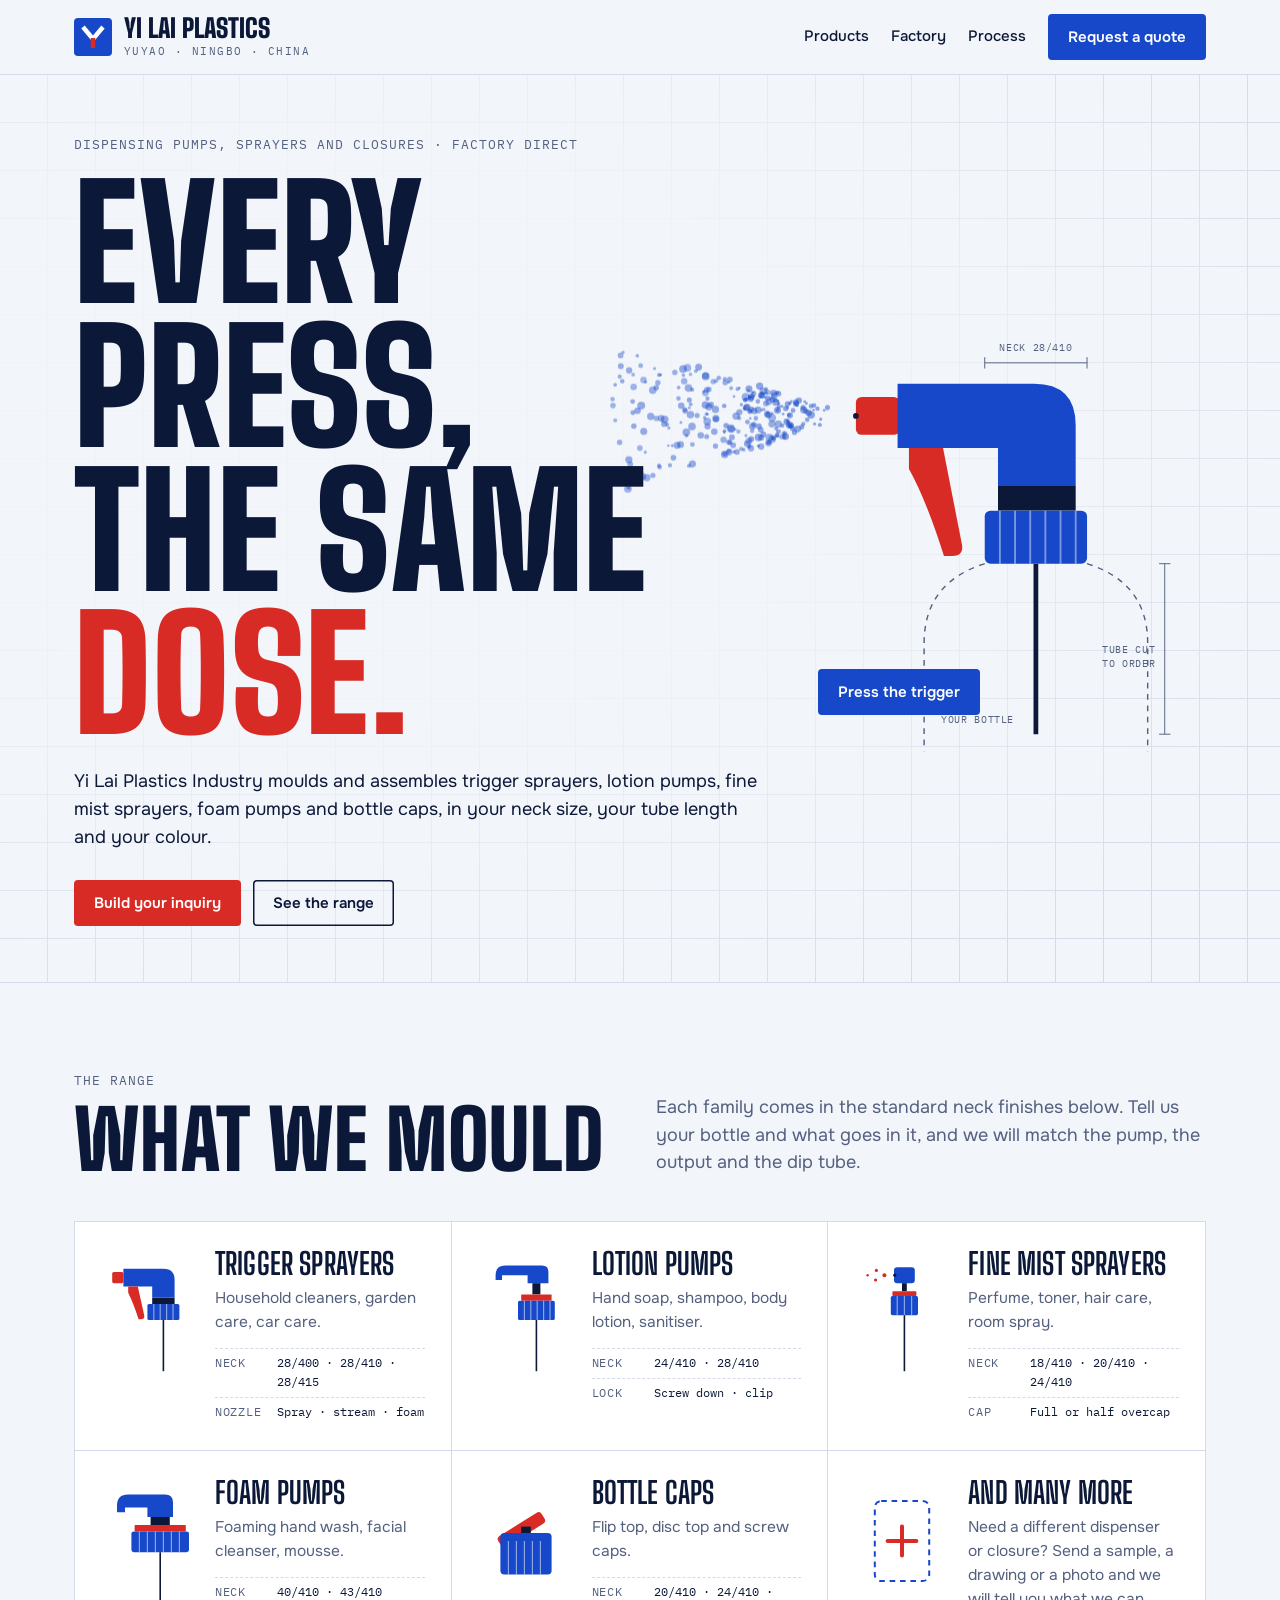
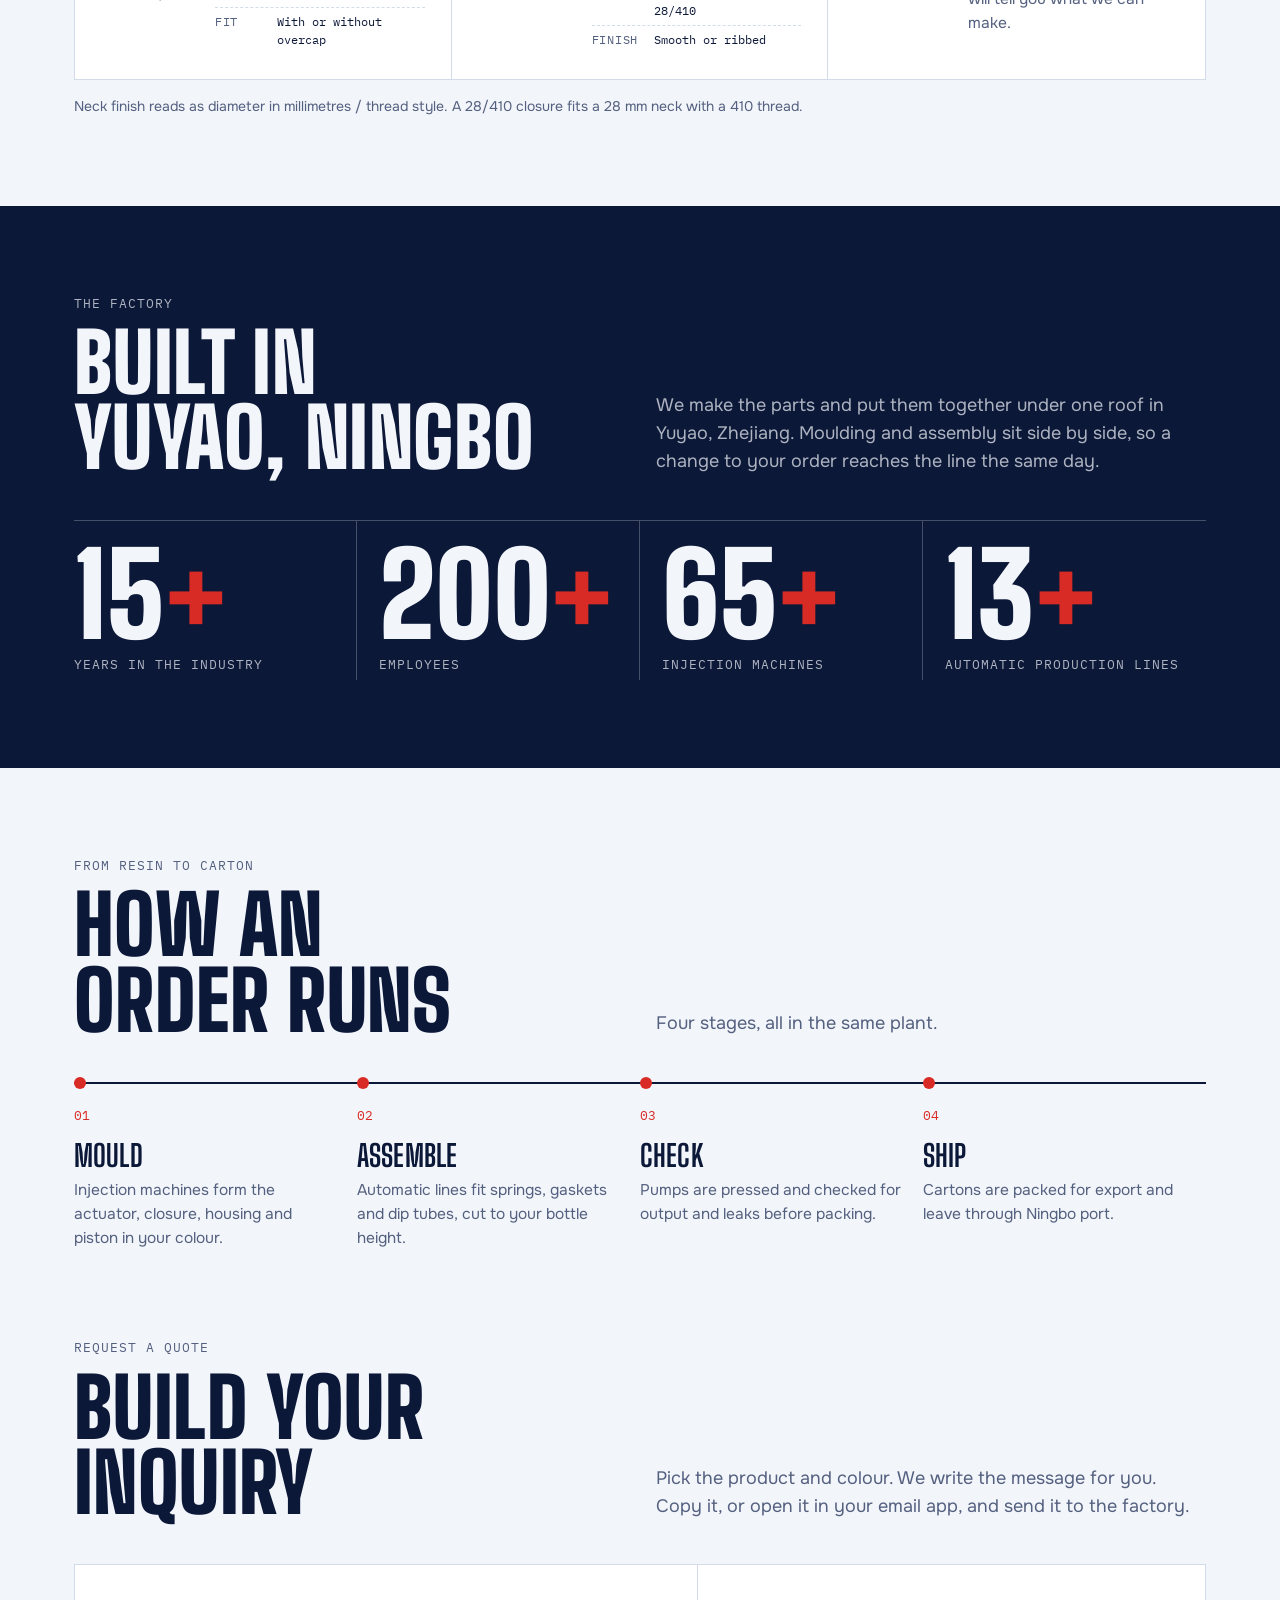
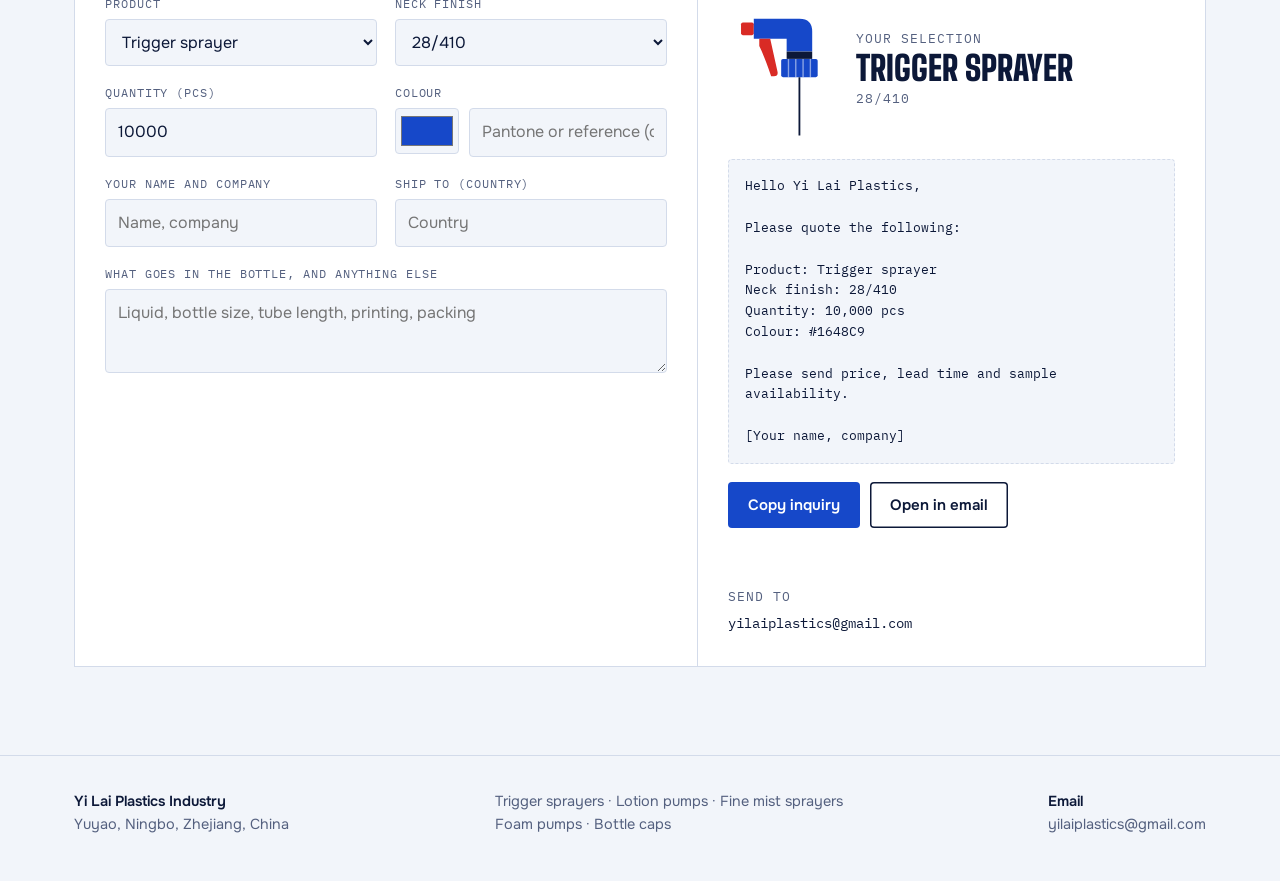
<file: public/assets/aistudio/Yi_Lai_Plastics_Website_12202c18.html>
<!DOCTYPE html>
<html lang="en">
<head>
<meta charset="utf-8">
<meta name="viewport" content="width=device-width, initial-scale=1">
<title>Yi Lai Plastics Website</title>
<meta name="description" content="Yi Lai Plastics Industry manufactures trigger sprayers, lotion pumps, fine mist sprayers, foam pumps and bottle caps in Yuyao, Ningbo, China.">
<link rel="preconnect" href="https://fonts.googleapis.com">
<link rel="preconnect" href="https://fonts.gstatic.com" crossorigin>
<link href="https://fonts.googleapis.com/css2?family=Big+Shoulders+Display:wght@700;900&family=IBM+Plex+Mono:wght@400;500&family=Onest:wght@400;500;600&display=swap" rel="stylesheet">
<style>
/* Layout idea: an engineering drawing sheet. Faint grid, dimension callouts, mono spec labels,
   one loud moment: a sprayer in the hero that really sprays across the headline. */
:root{
  --bg:#F2F5FA; --surface:#FFFFFF; --ink:#0C1838; --muted:#54607F;
  --blue:#1648C9; --red:#D92B25; --line:#D3DBEA; --mist:#1648C9;
  --display:"Big Shoulders Display","Arial Narrow",Impact,sans-serif;
  --body:"Onest","Segoe UI",Helvetica,Arial,sans-serif;
  --mono:"IBM Plex Mono",ui-monospace,Menlo,Consolas,monospace;
  --wrap:1180px;
}
@media (prefers-color-scheme: dark){
  :root:not([data-theme="light"]){
    --bg:#0A1124; --surface:#111A35; --ink:#EAF0FF; --muted:#9AA8CC;
    --blue:#6490FF; --red:#FF5E52; --line:#27335A; --mist:#9DBBFF;
    color-scheme:dark;
  }
}
:root[data-theme="dark"]{
  --bg:#0A1124; --surface:#111A35; --ink:#EAF0FF; --muted:#9AA8CC;
  --blue:#6490FF; --red:#FF5E52; --line:#27335A; --mist:#9DBBFF;
  color-scheme:dark;
}
*{box-sizing:border-box}
html{scroll-behavior:smooth}
body{margin:0;background:var(--bg);color:var(--ink);font-family:var(--body);font-size:17px;line-height:1.55;-webkit-font-smoothing:antialiased}
a{color:inherit}
img,svg{max-width:100%}
:focus-visible{outline:3px solid var(--red);outline-offset:3px}
.wrap{max-width:var(--wrap);margin:0 auto;padding:0 24px}
.mono{font-family:var(--mono);font-size:12.5px;letter-spacing:.08em;text-transform:uppercase;color:var(--muted)}
h1,h2,h3{font-family:var(--display);text-transform:uppercase;line-height:.92;margin:0;text-wrap:balance;letter-spacing:.005em}
h2{font-size:clamp(44px,6.4vw,84px);font-weight:900}
h3{font-size:30px;font-weight:700;line-height:1}
p{margin:0}
.lede{max-width:58ch;color:var(--muted);font-size:18px}

/* header */
header.top{border-bottom:1px solid var(--line);background:var(--bg)}
.top .wrap{display:flex;align-items:center;justify-content:space-between;gap:20px;flex-wrap:wrap;padding-top:14px;padding-bottom:14px}
.brand{display:flex;align-items:center;gap:12px;text-decoration:none}
.brand .mark{width:38px;height:38px;flex:none}
.brand b{font-family:var(--display);font-weight:900;font-size:26px;text-transform:uppercase;line-height:1;display:block}
.brand small{font-family:var(--mono);font-size:10.5px;letter-spacing:.14em;text-transform:uppercase;color:var(--muted);display:block;margin-top:2px}
nav{display:flex;gap:22px;align-items:center;flex-wrap:wrap}
nav a{text-decoration:none;font-weight:500;font-size:15px}
nav a:hover{color:var(--blue)}
.btn{display:inline-flex;align-items:center;gap:10px;background:var(--blue);color:#fff;border:0;border-radius:4px;padding:13px 20px;font:600 15px var(--body);text-decoration:none;cursor:pointer;transition:transform .12s ease,background .12s ease}
:root[data-theme="dark"] .btn{color:#0A1124}
@media (prefers-color-scheme: dark){:root:not([data-theme="light"]) .btn{color:#0A1124}}
.btn:hover{transform:translateY(-1px)}
.btn:active{transform:translateY(1px)}
.btn.red{background:var(--red)}
.btn.ghost{background:transparent;color:var(--ink);box-shadow:inset 0 0 0 1.5px var(--ink)}
:root[data-theme="dark"] .btn.ghost{color:var(--ink)}
@media (prefers-color-scheme: dark){:root:not([data-theme="light"]) .btn.ghost{color:var(--ink)}}

/* hero */
.hero{position:relative;overflow:hidden;border-bottom:1px solid var(--line);
  background-image:linear-gradient(var(--line) 1px,transparent 1px),linear-gradient(90deg,var(--line) 1px,transparent 1px);
  background-size:48px 48px;background-position:-1px -1px}
.hero::before{content:"";position:absolute;inset:0;background:radial-gradient(ellipse at 30% 40%,var(--bg) 0%,var(--bg) 35%,transparent 85%);opacity:.92}
#mist{position:absolute;inset:0;width:100%;height:100%;pointer-events:none}
.hero .wrap{position:relative;display:grid;grid-template-columns:minmax(0,1.25fr) minmax(0,.75fr);gap:24px;align-items:center;padding-top:56px;padding-bottom:56px}
h1{font-size:clamp(68px,12.2vw,176px);font-weight:900;margin:14px 0 22px}
h1 em{font-style:normal;color:var(--red)}
.hero .lede{color:var(--ink)}
.hero-actions{display:flex;gap:12px;flex-wrap:wrap;margin-top:28px}
.rig{position:relative;justify-self:center;width:min(100%,360px)}
.rig svg{display:block;width:100%;height:auto;cursor:pointer;overflow:visible}
#trigger{transition:transform .13s cubic-bezier(.3,.9,.4,1);transform-origin:110px 150px}
#trigger.pull{transform:rotate(-14deg)}
.rig .press{position:absolute;left:0;bottom:8%;}
.dim{font-family:var(--mono);font-size:11px;fill:var(--muted);letter-spacing:.06em}
.dimline{stroke:var(--muted);stroke-width:1;fill:none}

/* sections */
section{padding:88px 0}
.head{display:grid;grid-template-columns:minmax(0,1fr) minmax(0,1fr);gap:32px;align-items:end;margin-bottom:44px}
.head .mono{display:block;margin-bottom:12px}

/* products */
.grid{display:grid;grid-template-columns:repeat(3,minmax(0,1fr));border:1px solid var(--line);background:var(--surface)}
.card{padding:26px 26px 24px;border-right:1px solid var(--line);border-bottom:1px solid var(--line);display:grid;grid-template-columns:96px minmax(0,1fr);gap:18px;align-content:start;--part:var(--blue);--part2:var(--red);transition:background .15s ease}
.card:nth-child(3n){border-right:0}
.card:nth-last-child(-n+3){border-bottom:0}
.card:hover{background:color-mix(in srgb,var(--blue) 6%,var(--surface))}
.card svg{width:96px;height:128px}
.card p{color:var(--muted);font-size:15.5px;margin-top:8px}
.spec{list-style:none;margin:14px 0 0;padding:0;font-family:var(--mono);font-size:12px;color:var(--ink)}
.spec li{display:flex;gap:10px;padding:5px 0;border-top:1px dashed var(--line)}
.spec span:first-child{color:var(--muted);flex:0 0 52px;text-transform:uppercase;letter-spacing:.06em}
.note{margin-top:16px;font-size:14px;color:var(--muted)}

/* factory */
.factory{background:var(--ink);color:var(--bg)}
.factory .mono,.factory .lede{color:color-mix(in srgb,var(--bg) 70%,var(--ink))}
.plate{display:grid;grid-template-columns:repeat(4,minmax(0,1fr));border-top:1px solid color-mix(in srgb,var(--bg) 25%,var(--ink))}
.plate div{padding:26px 22px 6px 0;border-right:1px solid color-mix(in srgb,var(--bg) 25%,var(--ink));padding-left:22px}
.plate div:first-child{padding-left:0}
.plate div:last-child{border-right:0}
.plate b{font-family:var(--display);font-weight:900;font-size:clamp(64px,9vw,128px);line-height:.85;display:block;font-variant-numeric:tabular-nums}
.plate b i{font-style:normal;color:var(--red)}
.plate span{font-family:var(--mono);font-size:12.5px;letter-spacing:.08em;text-transform:uppercase;display:block;margin-top:10px;color:color-mix(in srgb,var(--bg) 70%,var(--ink))}

/* process */
.steps{display:grid;grid-template-columns:repeat(4,minmax(0,1fr));gap:0;counter-reset:s;border-top:2px solid var(--ink)}
.steps li{list-style:none;padding:22px 22px 0 0;position:relative}
.steps{margin:0;padding:0}
.steps li::before{counter-increment:s;content:"0" counter(s);font-family:var(--mono);font-size:13px;color:var(--red);display:block;margin-bottom:14px}
.steps li::after{content:"";position:absolute;top:-7px;left:0;width:12px;height:12px;border-radius:50%;background:var(--red)}
.steps p{color:var(--muted);font-size:15.5px;margin-top:8px;max-width:30ch}

/* inquiry */
.inq{display:grid;grid-template-columns:minmax(0,1.1fr) minmax(0,.9fr);gap:0;border:1px solid var(--line);background:var(--surface)}
form{padding:30px;display:grid;grid-template-columns:1fr 1fr;gap:18px;align-content:start}
.f{display:grid;gap:6px}
.f.full{grid-column:1/-1}
label{font-family:var(--mono);font-size:11.5px;letter-spacing:.08em;text-transform:uppercase;color:var(--muted)}
input,select,textarea{font:inherit;font-size:16px;color:var(--ink);background:var(--bg);border:1px solid var(--line);border-radius:4px;padding:11px 12px;width:100%}
textarea{min-height:84px;resize:vertical}
input[type=color]{padding:3px;height:46px;cursor:pointer}
.colorrow{display:grid;grid-template-columns:64px 1fr;gap:10px}
.out{border-left:1px solid var(--line);padding:30px;display:grid;gap:18px;align-content:start}
.preview{display:grid;grid-template-columns:110px minmax(0,1fr);gap:18px;align-items:center;--part:var(--blue);--part2:var(--red)}
.preview svg{width:110px;height:146px}
.preview b{font-family:var(--display);font-size:34px;font-weight:900;text-transform:uppercase;line-height:1;display:block}
#msg{font-family:var(--mono);font-size:13px;line-height:1.6;white-space:pre-wrap;overflow-wrap:anywhere;background:var(--bg);border:1px dashed var(--line);border-radius:4px;padding:16px;margin:0;color:var(--ink)}
.out-actions{display:flex;gap:10px;flex-wrap:wrap}
#status{font-size:14px;color:var(--muted);min-height:1.4em}
.mail{font-family:var(--mono);font-size:14px}

footer{border-top:1px solid var(--line);padding:34px 0 46px}
footer .wrap{display:flex;justify-content:space-between;gap:24px;flex-wrap:wrap;font-size:14.5px;color:var(--muted)}
footer b{color:var(--ink);font-weight:600}

@media (max-width:900px){
  .hero .wrap{grid-template-columns:1fr}
  .rig{width:min(70%,280px)}
  .head{grid-template-columns:1fr;gap:16px}
  .grid{grid-template-columns:1fr 1fr}
  .card:nth-child(3n){border-right:1px solid var(--line)}
  .card:nth-child(2n){border-right:0}
  .card:nth-last-child(-n+3){border-bottom:1px solid var(--line)}
  .card:nth-last-child(-n+2){border-bottom:0}
  .plate{grid-template-columns:1fr 1fr}
  .plate div:nth-child(2){border-right:0}
  .plate div:nth-child(3){padding-left:0}
  .steps{grid-template-columns:1fr 1fr;row-gap:28px}
  .inq{grid-template-columns:1fr}
  .out{border-left:0;border-top:1px solid var(--line)}
}
@media (max-width:560px){
  section{padding:60px 0}
  .wrap{padding:0 18px}
  nav a:not(.btn){display:none}
  .grid{grid-template-columns:1fr}
  .card,.card:nth-child(n){border-right:0;border-bottom:1px solid var(--line)}
  .card:last-child{border-bottom:0}
  form{grid-template-columns:1fr;padding:20px}
  .out{padding:20px}
  .steps{grid-template-columns:1fr}
}
@media (prefers-reduced-motion:reduce){
  html{scroll-behavior:auto}
  #trigger,.btn{transition:none}
}
</style>
</head>
<body>

<!-- product drawings, reused in the cards and the inquiry preview -->
<svg width="0" height="0" style="position:absolute" aria-hidden="true">
  <symbol id="p-trigger" viewBox="0 0 120 160">
    <rect x="14" y="30" width="14" height="14" rx="2" fill="var(--part2)"/>
    <path d="M28 26H78Q92 26 92 40V62H64V48H28Z" fill="var(--part)"/>
    <path d="M34 48H46L54 84Q55 89 50 89H47Q40 68 34 56Z" fill="var(--part2)"/>
    <rect x="64" y="62" width="28" height="8" fill="var(--ink)"/>
    <rect x="58" y="70" width="40" height="20" rx="2" fill="var(--part)"/>
    <path d="M66 70V90M74 70V90M82 70V90M90 70V90" stroke="var(--surface)" stroke-width="1.5" opacity=".5"/>
    <line x1="78" y1="90" x2="78" y2="154" stroke="var(--ink)" stroke-width="2"/>
  </symbol>
  <symbol id="p-lotion" viewBox="0 0 120 160">
    <path d="M22 34Q22 22 34 22H80Q88 22 88 30V44H62V34H30V40H22Z" fill="var(--part)"/>
    <rect x="68" y="44" width="10" height="14" fill="var(--ink)"/>
    <rect x="54" y="58" width="38" height="8" rx="1" fill="var(--part2)"/>
    <rect x="50" y="66" width="46" height="24" rx="2" fill="var(--part)"/>
    <path d="M58 66V90M66 66V90M74 66V90M82 66V90M90 66V90" stroke="var(--surface)" stroke-width="1.5" opacity=".5"/>
    <line x1="73" y1="90" x2="73" y2="154" stroke="var(--ink)" stroke-width="2"/>
  </symbol>
  <symbol id="p-mist" viewBox="0 0 120 160">
    <circle cx="38" cy="34" r="2.5" fill="var(--part2)"/><circle cx="28" cy="28" r="2" fill="var(--part2)"/><circle cx="27" cy="40" r="2" fill="var(--part2)"/><circle cx="17" cy="34" r="1.5" fill="var(--part2)"/>
    <rect x="50" y="24" width="26" height="20" rx="4" fill="var(--part)"/>
    <circle cx="51" cy="34" r="2" fill="var(--ink)"/>
    <rect x="60" y="44" width="6" height="10" fill="var(--ink)"/>
    <rect x="48" y="54" width="30" height="6" rx="1" fill="var(--part2)"/>
    <rect x="46" y="60" width="34" height="24" rx="2" fill="var(--part)"/>
    <path d="M54 60V84M63 60V84M72 60V84" stroke="var(--surface)" stroke-width="1.5" opacity=".5"/>
    <line x1="63" y1="84" x2="63" y2="154" stroke="var(--ink)" stroke-width="2"/>
  </symbol>
  <symbol id="p-foam" viewBox="0 0 120 160">
    <path d="M20 36Q20 22 34 22H80Q90 22 90 32V50H58V38H30V44H20Z" fill="var(--part)"/>
    <rect x="62" y="50" width="24" height="10" fill="var(--ink)"/>
    <rect x="42" y="60" width="64" height="8" rx="1" fill="var(--part2)"/>
    <rect x="38" y="68" width="72" height="26" rx="3" fill="var(--part)"/>
    <path d="M48 68V94M58 68V94M68 68V94M78 68V94M88 68V94M98 68V94" stroke="var(--surface)" stroke-width="1.5" opacity=".5"/>
    <line x1="74" y1="94" x2="74" y2="154" stroke="var(--ink)" stroke-width="2"/>
  </symbol>
  <symbol id="p-cap" viewBox="0 0 120 160">
    <rect x="28" y="38" width="64" height="16" rx="5" fill="var(--part2)" transform="rotate(-32 92 66)"/>
    <rect x="54" y="62" width="12" height="8" fill="var(--ink)"/>
    <rect x="28" y="70" width="64" height="52" rx="5" fill="var(--part)"/>
    <path d="M38 80V122M48 80V122M58 80V122M68 80V122M78 80V122" stroke="var(--surface)" stroke-width="1.5" opacity=".5"/>
  </symbol>
  <symbol id="p-other" viewBox="0 0 120 160">
    <rect x="26" y="30" width="68" height="100" rx="8" fill="none" stroke="var(--part)" stroke-width="2.5" stroke-dasharray="7 6"/>
    <path d="M60 62V98M42 80H78" stroke="var(--part2)" stroke-width="5" stroke-linecap="round"/>
  </symbol>
</svg>

<header class="top">
  <div class="wrap">
    <a class="brand" href="#top" aria-label="Yi Lai Plastics Industry">
      <svg class="mark" viewBox="0 0 38 38" aria-hidden="true"><rect width="38" height="38" rx="4" fill="var(--blue)"/><path d="M9 9l10 12L29 9" fill="none" stroke="#fff" stroke-width="4.5"/><rect x="16.7" y="20" width="4.6" height="10" fill="var(--red)"/></svg>
      <span><b>Yi Lai Plastics</b><small>Yuyao · Ningbo · China</small></span>
    </a>
    <nav aria-label="Main">
      <a href="#products">Products</a>
      <a href="#factory">Factory</a>
      <a href="#process">Process</a>
      <a class="btn" href="#inquiry">Request a quote</a>
    </nav>
  </div>
</header>

<main id="top">
<div class="hero">
  <canvas id="mist" aria-hidden="true"></canvas>
  <div class="wrap">
    <div>
      <span class="mono">Dispensing pumps, sprayers and closures · factory direct</span>
      <h1>Every press, the same <em>dose.</em></h1>
      <p class="lede">Yi Lai Plastics Industry moulds and assembles trigger sprayers, lotion pumps, fine mist sprayers, foam pumps and bottle caps, in your neck size, your tube length and your colour.</p>
      <div class="hero-actions">
        <a class="btn red" href="#inquiry">Build your inquiry</a>
        <a class="btn ghost" href="#products">See the range</a>
      </div>
    </div>

    <div class="rig">
      <svg id="sprayer" viewBox="0 0 380 470" role="img" aria-label="Trigger sprayer drawing. Press it to spray.">
        <!-- your bottle -->
        <path d="M176 272Q112 292 112 356V470M284 272Q348 292 348 356V470" fill="none" stroke="var(--muted)" stroke-width="1.5" stroke-dasharray="6 6"/>
        <line x1="230" y1="272" x2="230" y2="452" stroke="var(--ink)" stroke-width="5"/>
        <!-- head -->
        <rect x="40" y="96" width="46" height="40" rx="6" fill="var(--red)"/>
        <circle id="nozzle" cx="40" cy="116" r="3" fill="var(--ink)"/>
        <path d="M84 82H228Q272 82 272 126V190H190V150H84Z" fill="var(--blue)"/>
        <path id="trigger" d="M96 150H132L152 252Q154 264 142 264H133Q114 204 96 172Z" fill="var(--red)"/>
        <rect x="190" y="190" width="82" height="26" fill="var(--ink)"/>
        <rect x="176" y="216" width="108" height="56" rx="6" fill="var(--blue)"/>
        <path d="M192 216V272M208 216V272M224 216V272M240 216V272M256 216V272M272 216V272" stroke="var(--bg)" stroke-width="2" opacity=".45"/>
        <!-- dimension callouts -->
        <path class="dimline" d="M176 60H284M176 54V66M284 54V66"/>
        <text class="dim" x="230" y="48" text-anchor="middle">NECK 28/410</text>
        <path class="dimline" d="M366 272V452M360 272H372M360 452H372"/>
        <text class="dim" x="356" y="366" text-anchor="end">TUBE CUT</text>
        <text class="dim" x="356" y="381" text-anchor="end">TO ORDER</text>
        <text class="dim" x="130" y="440" text-anchor="start">YOUR BOTTLE</text>
      </svg>
      <button class="btn press" id="press" type="button">Press the trigger</button>
    </div>
  </div>
</div>

<section id="products">
  <div class="wrap">
    <div class="head">
      <div><span class="mono">The range</span><h2>What we mould</h2></div>
      <p class="lede">Each family comes in the standard neck finishes below. Tell us your bottle and what goes in it, and we will match the pump, the output and the dip tube.</p>
    </div>
    <div class="grid">
      <article class="card">
        <svg viewBox="0 0 120 160" aria-hidden="true"><use href="#p-trigger"/></svg>
        <div><h3>Trigger sprayers</h3><p>Household cleaners, garden care, car care.</p>
          <ul class="spec"><li><span>Neck</span><span>28/400 · 28/410 · 28/415</span></li><li><span>Nozzle</span><span>Spray · stream · foam</span></li></ul></div>
      </article>
      <article class="card">
        <svg viewBox="0 0 120 160" aria-hidden="true"><use href="#p-lotion"/></svg>
        <div><h3>Lotion pumps</h3><p>Hand soap, shampoo, body lotion, sanitiser.</p>
          <ul class="spec"><li><span>Neck</span><span>24/410 · 28/410</span></li><li><span>Lock</span><span>Screw down · clip</span></li></ul></div>
      </article>
      <article class="card">
        <svg viewBox="0 0 120 160" aria-hidden="true"><use href="#p-mist"/></svg>
        <div><h3>Fine mist sprayers</h3><p>Perfume, toner, hair care, room spray.</p>
          <ul class="spec"><li><span>Neck</span><span>18/410 · 20/410 · 24/410</span></li><li><span>Cap</span><span>Full or half overcap</span></li></ul></div>
      </article>
      <article class="card">
        <svg viewBox="0 0 120 160" aria-hidden="true"><use href="#p-foam"/></svg>
        <div><h3>Foam pumps</h3><p>Foaming hand wash, facial cleanser, mousse.</p>
          <ul class="spec"><li><span>Neck</span><span>40/410 · 43/410</span></li><li><span>Fit</span><span>With or without overcap</span></li></ul></div>
      </article>
      <article class="card">
        <svg viewBox="0 0 120 160" aria-hidden="true"><use href="#p-cap"/></svg>
        <div><h3>Bottle caps</h3><p>Flip top, disc top and screw caps.</p>
          <ul class="spec"><li><span>Neck</span><span>20/410 · 24/410 · 28/410</span></li><li><span>Finish</span><span>Smooth or ribbed</span></li></ul></div>
      </article>
      <article class="card">
        <svg viewBox="0 0 120 160" aria-hidden="true"><use href="#p-other"/></svg>
        <div><h3>And many more</h3><p>Need a different dispenser or closure? Send a sample, a drawing or a photo and we will tell you what we can make.</p></div>
      </article>
    </div>
    <p class="note">Neck finish reads as diameter in millimetres / thread style. A 28/410 closure fits a 28 mm neck with a 410 thread.</p>
  </div>
</section>

<section class="factory" id="factory">
  <div class="wrap">
    <div class="head">
      <div><span class="mono">The factory</span><h2>Built in Yuyao, Ningbo</h2></div>
      <p class="lede">We make the parts and put them together under one roof in Yuyao, Zhejiang. Moulding and assembly sit side by side, so a change to your order reaches the line the same day.</p>
    </div>
    <div class="plate">
      <div><b>15<i>+</i></b><span>Years in the industry</span></div>
      <div><b>200<i>+</i></b><span>Employees</span></div>
      <div><b>65<i>+</i></b><span>Injection machines</span></div>
      <div><b>13<i>+</i></b><span>Automatic production lines</span></div>
    </div>
  </div>
</section>

<section id="process">
  <div class="wrap">
    <div class="head">
      <div><span class="mono">From resin to carton</span><h2>How an order runs</h2></div>
      <p class="lede">Four stages, all in the same plant.</p>
    </div>
    <ol class="steps">
      <li><h3>Mould</h3><p>Injection machines form the actuator, closure, housing and piston in your colour.</p></li>
      <li><h3>Assemble</h3><p>Automatic lines fit springs, gaskets and dip tubes, cut to your bottle height.</p></li>
      <li><h3>Check</h3><p>Pumps are pressed and checked for output and leaks before packing.</p></li>
      <li><h3>Ship</h3><p>Cartons are packed for export and leave through Ningbo port.</p></li>
    </ol>
  </div>
</section>

<section id="inquiry" style="padding-top:0">
  <div class="wrap">
    <div class="head">
      <div><span class="mono">Request a quote</span><h2>Build your inquiry</h2></div>
      <p class="lede">Pick the product and colour. We write the message for you. Copy it, or open it in your email app, and send it to the factory.</p>
    </div>
    <div class="inq">
      <form id="form" novalidate>
        <div class="f"><label for="product">Product</label>
          <select id="product">
            <option value="trigger">Trigger sprayer</option>
            <option value="lotion">Lotion pump</option>
            <option value="mist">Fine mist sprayer</option>
            <option value="foam">Foam pump</option>
            <option value="cap">Bottle cap</option>
            <option value="other">Something else</option>
          </select></div>
        <div class="f"><label for="neck">Neck finish</label><select id="neck"></select></div>
        <div class="f"><label for="qty">Quantity (pcs)</label><input id="qty" type="number" min="0" step="1000" value="10000" inputmode="numeric"></div>
        <div class="f"><label for="colour">Colour</label>
          <div class="colorrow"><input id="colour" type="color" value="#1648c9" aria-label="Pick a colour"><input id="colourref" type="text" placeholder="Pantone or reference (optional)" aria-label="Colour reference"></div></div>
        <div class="f"><label for="company">Your name and company</label><input id="company" type="text" autocomplete="organization" placeholder="Name, company"></div>
        <div class="f"><label for="country">Ship to (country)</label><input id="country" type="text" autocomplete="country-name" placeholder="Country"></div>
        <div class="f full"><label for="notes">What goes in the bottle, and anything else</label><textarea id="notes" placeholder="Liquid, bottle size, tube length, printing, packing"></textarea></div>
      </form>
      <div class="out">
        <div class="preview" id="preview">
          <svg viewBox="0 0 120 160" aria-hidden="true"><use id="puse" href="#p-trigger"/></svg>
          <div><span class="mono">Your selection</span><b id="ptitle">Trigger sprayer</b><span class="mono" id="pneck">28/410</span></div>
        </div>
        <pre id="msg" aria-live="polite"></pre>
        <div class="out-actions">
          <button class="btn" id="copy" type="button">Copy inquiry</button>
          <a class="btn ghost" id="mailto" href="mailto:yilaiplastics@gmail.com">Open in email</a>
        </div>
        <div id="status" role="status"></div>
        <div><span class="mono">Send to</span><br><span class="mail">yilaiplastics@gmail.com</span></div>
      </div>
    </div>
  </div>
</section>
</main>

<footer>
  <div class="wrap">
    <div><b>Yi Lai Plastics Industry</b><br>Yuyao, Ningbo, Zhejiang, China</div>
    <div>Trigger sprayers · Lotion pumps · Fine mist sprayers<br>Foam pumps · Bottle caps</div>
    <div><b>Email</b><br>yilaiplastics@gmail.com</div>
  </div>
</footer>

<script>
(function(){
  // ---------- hero mist ----------
  var hero=document.querySelector('.hero'), cv=document.getElementById('mist'), ctx=cv.getContext('2d');
  var trig=document.getElementById('trigger'), nozzle=document.getElementById('nozzle');
  var parts=[], running=false, W=0, H=0;
  var reduce=window.matchMedia&&window.matchMedia('(prefers-reduced-motion: reduce)').matches;
  function size(){
    var r=hero.getBoundingClientRect(), d=Math.min(window.devicePixelRatio||1,2);
    W=r.width; H=r.height; cv.width=Math.round(W*d); cv.height=Math.round(H*d); ctx.setTransform(d,0,0,d,0,0);
  }
  function origin(){
    var h=hero.getBoundingClientRect(), n=nozzle.getBoundingClientRect();
    return {x:n.left-h.left, y:n.top-h.top+n.height/2};
  }
  function emit(n){
    var o=origin(), k=Math.max(.55,Math.min(1.25,W/1100));
    for(var i=0;i<n;i++){
      var a=Math.PI+(Math.random()-.5)*.62, s=(5+Math.random()*10)*k;
      parts.push({x:o.x,y:o.y,vx:Math.cos(a)*s,vy:Math.sin(a)*s,r:1+Math.random()*2.6,life:0,max:70+Math.random()*80});
    }
  }
  function frame(){
    ctx.clearRect(0,0,W,H);
    ctx.fillStyle=getComputedStyle(document.documentElement).getPropertyValue('--mist').trim()||'#1648C9';
    for(var i=parts.length-1;i>=0;i--){
      var p=parts[i]; p.life++; p.vx*=.972; p.vy=p.vy*.972+.018; p.x+=p.vx; p.y+=p.vy; p.r+=.02;
      if(p.life>p.max||p.x<-20){parts.splice(i,1);continue;}
      ctx.globalAlpha=(1-p.life/p.max)*.5;
      ctx.beginPath(); ctx.arc(p.x,p.y,p.r,0,6.283); ctx.fill();
    }
    ctx.globalAlpha=1;
    if(parts.length){requestAnimationFrame(frame);}else{running=false;}
  }
  function press(){
    trig.classList.add('pull');
    setTimeout(function(){trig.classList.remove('pull');},240);
    var n=0, t=setInterval(function(){emit(reduce?4:14); if(++n>9)clearInterval(t);},22);
    if(!running){running=true;requestAnimationFrame(frame);}
  }
  size(); window.addEventListener('resize',size);
  document.getElementById('press').addEventListener('click',press);
  document.getElementById('sprayer').addEventListener('click',press);
  if(!reduce){setTimeout(press,700);setTimeout(press,1250);}

  // ---------- inquiry builder ----------
  var P={
    trigger:{name:'Trigger sprayer',sym:'#p-trigger',necks:['28/400','28/410','28/415']},
    lotion:{name:'Lotion pump',sym:'#p-lotion',necks:['24/410','28/410']},
    mist:{name:'Fine mist sprayer',sym:'#p-mist',necks:['18/410','20/410','24/410']},
    foam:{name:'Foam pump',sym:'#p-foam',necks:['40/410','43/410']},
    cap:{name:'Bottle cap',sym:'#p-cap',necks:['20/410','24/410','28/410']},
    other:{name:'Something else',sym:'#p-other',necks:[]}
  };
  var $=function(id){return document.getElementById(id);};
  var EMAIL='yilaiplastics@gmail.com';
  function fillNecks(){
    var p=P[$('product').value], s=$('neck'); s.innerHTML='';
    p.necks.concat(['Not sure yet']).forEach(function(n,i){
      var o=document.createElement('option'); o.textContent=n; s.appendChild(o);
      if(n==='28/410'||n==='24/410'&&$('product').value==='mist') s.selectedIndex=i;
    });
  }
  function build(){
    var p=P[$('product').value], neck=$('neck').value, q=parseInt($('qty').value,10);
    var col=$('colour').value.toUpperCase(), ref=$('colourref').value.trim();
    $('puse').setAttribute('href',p.sym);
    $('preview').style.setProperty('--part',$('colour').value);
    $('ptitle').textContent=p.name; $('pneck').textContent=neck;
    var lines=['Hello Yi Lai Plastics,','','Please quote the following:','',
      'Product: '+p.name,
      'Neck finish: '+neck,
      'Quantity: '+(q>0?q.toLocaleString('en-US')+' pcs':'to be confirmed'),
      'Colour: '+(ref?ref+' ('+col+')':col)];
    if($('country').value.trim()) lines.push('Ship to: '+$('country').value.trim());
    if($('notes').value.trim()) lines.push('Notes: '+$('notes').value.trim());
    lines.push('','Please send price, lead time and sample availability.','');
    lines.push($('company').value.trim()||'[Your name, company]');
    var text=lines.join('\n');
    $('msg').textContent=text;
    $('mailto').href='mailto:'+EMAIL+'?subject='+encodeURIComponent('Inquiry: '+p.name+(p.necks.length?' '+neck:''))+'&body='+encodeURIComponent(text);
    $('status').textContent='';
  }
  $('product').addEventListener('change',function(){fillNecks();build();});
  $('form').addEventListener('input',build);
  $('form').addEventListener('submit',function(e){e.preventDefault();});
  $('copy').addEventListener('click',function(){
    var text=$('msg').textContent;
    function ok(){$('status').textContent='Copied. Paste it into an email to '+EMAIL+'.';}
    function fail(){
      var r=document.createRange(); r.selectNodeContents($('msg'));
      var s=window.getSelection(); s.removeAllRanges(); s.addRange(r);
      $('status').textContent='The message is selected. Press Ctrl+C or Cmd+C to copy it.';
    }
    try{navigator.clipboard.writeText(text).then(ok,fail);}catch(e){fail();}
  });
  fillNecks(); build();
})();
</script>
</body>
</html>
</file>
